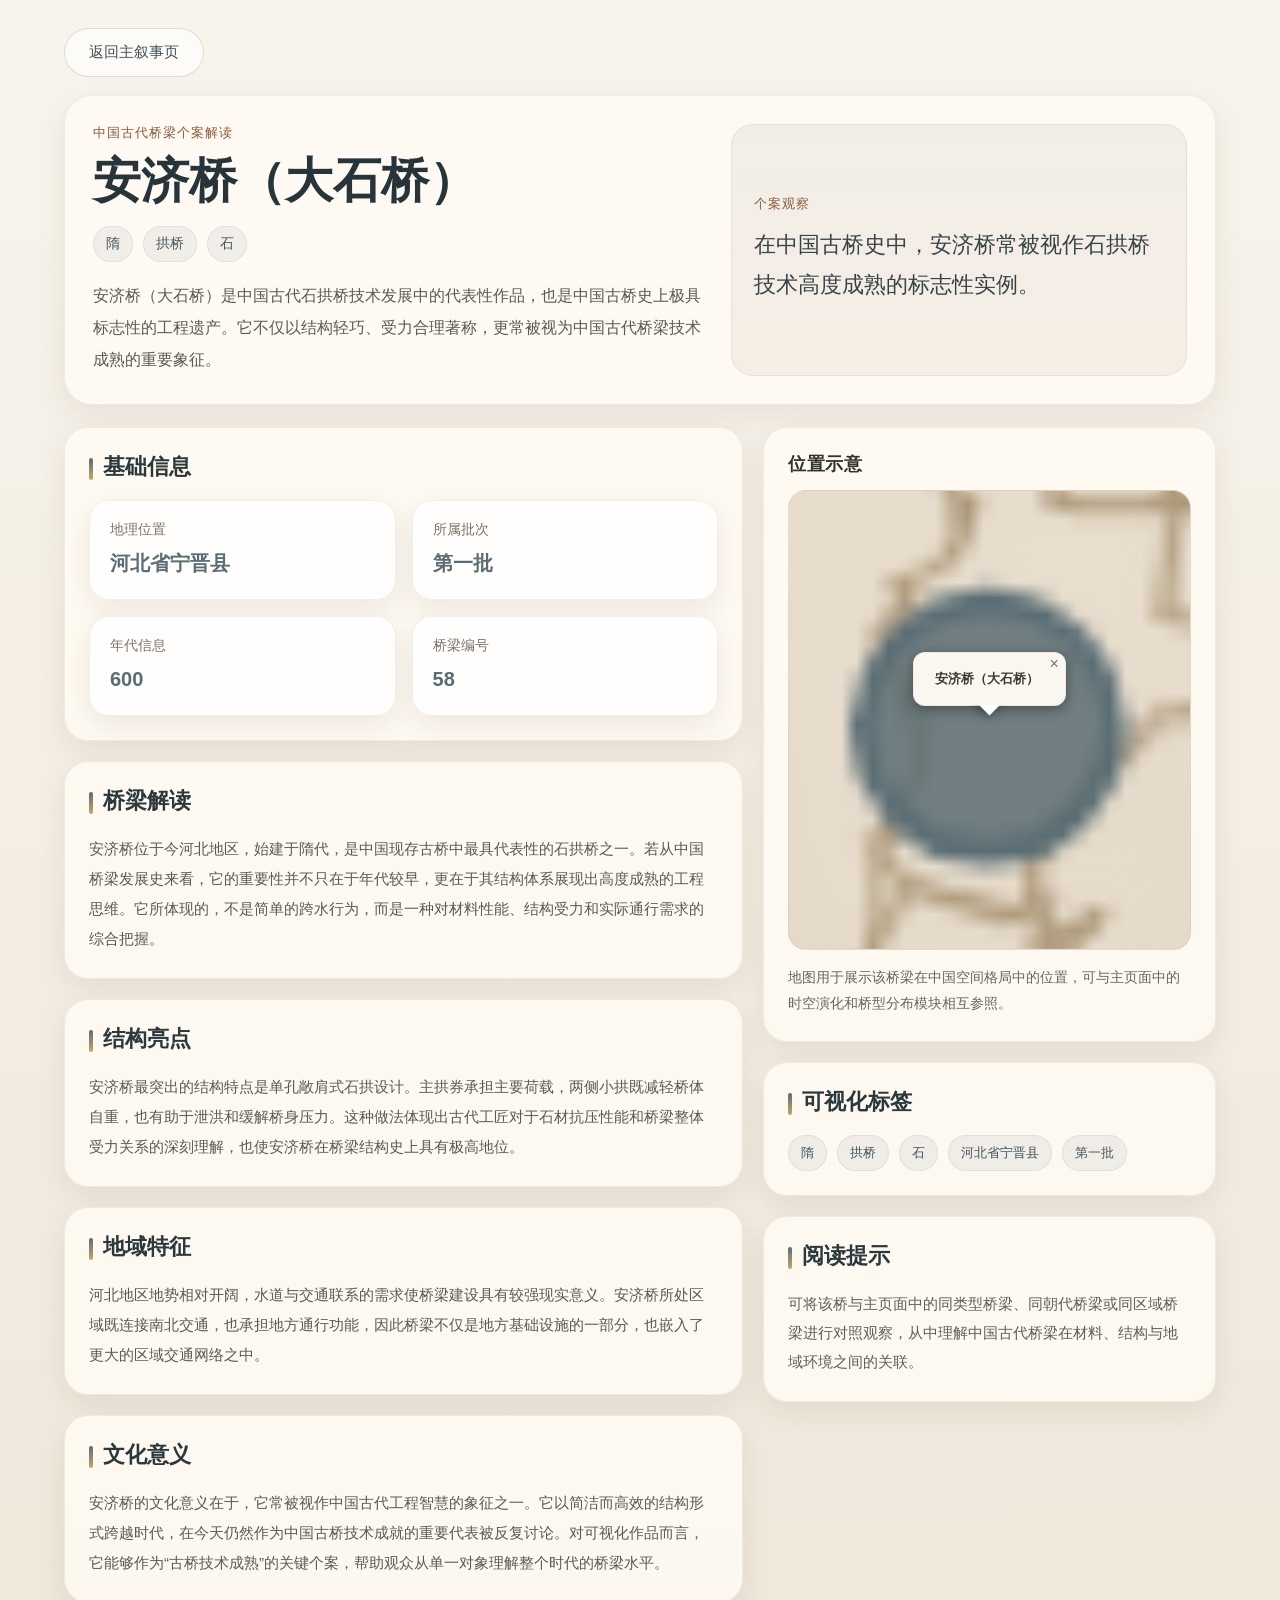
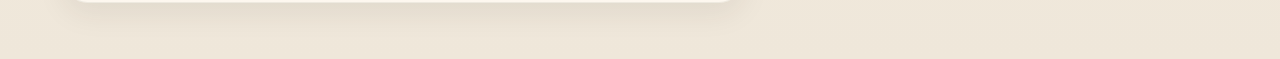
<file: bridge_detail.html>
<!DOCTYPE html>
<html lang="zh-CN">
<head>
  <meta charset="UTF-8" />
  <meta name="viewport" content="width=device-width, initial-scale=1.0" />
  <title>古桥详情</title>
  <link rel="stylesheet" href="libs/leaflet/leaflet.css" />
  <link rel="stylesheet" href="css/style.css" />
</head>
<body class="detail-body">
  <div class="detail-page">
    <div class="detail-topbar">
      <button class="ghost-btn" id="backHomeBtn">返回主叙事页</button>
    </div>

    <section class="detail-hero-card fade-in-up">
      <div class="detail-hero-left">
        <div class="detail-kicker">中国古代桥梁个案解读</div>
        <h1 id="detailName">桥梁名称</h1>
        <div class="detail-tags">
          <span class="detail-tag" id="detailDynasty">—</span>
          <span class="detail-tag" id="detailType">—</span>
          <span class="detail-tag" id="detailMaterial">—</span>
        </div>
        <p class="detail-summary" id="detailSummary">
          这里将展示该桥梁的总体解读。
        </p>
      </div>
      <div class="detail-hero-right">
        <div class="detail-quote-box">
          <div class="detail-quote-label">个案观察</div>
          <div class="detail-quote-text" id="detailQuote">
            桥梁不仅跨越河流，也连接技术、地方经验与历史记忆。
          </div>
        </div>
      </div>
    </section>

    <div class="detail-layout">
      <div class="detail-main">
        <section class="detail-section-card fade-in-up">
          <div class="detail-section-title">基础信息</div>
          <div class="detail-info-grid">
            <div class="detail-info-card">
              <div class="detail-info-label">地理位置</div>
              <div class="detail-info-value" id="detailLocation">—</div>
            </div>
            <div class="detail-info-card">
              <div class="detail-info-label">所属批次</div>
              <div class="detail-info-value" id="detailBatch">—</div>
            </div>
            <div class="detail-info-card">
              <div class="detail-info-label">年代信息</div>
              <div class="detail-info-value" id="detailYear">—</div>
            </div>
            <div class="detail-info-card">
              <div class="detail-info-label">桥梁编号</div>
              <div class="detail-info-value" id="detailId">—</div>
            </div>
          </div>
        </section>

        <section class="detail-section-card fade-in-up">
          <div class="detail-section-title">桥梁解读</div>
          <div class="detail-paragraph" id="detailNarrative"></div>
        </section>

        <section class="detail-section-card fade-in-up">
          <div class="detail-section-title">结构亮点</div>
          <div class="detail-paragraph" id="detailStructure"></div>
        </section>

        <section class="detail-section-card fade-in-up">
          <div class="detail-section-title">地域特征</div>
          <div class="detail-paragraph" id="detailRegion"></div>
        </section>

        <section class="detail-section-card fade-in-up">
          <div class="detail-section-title">文化意义</div>
          <div class="detail-paragraph" id="detailCulture"></div>
        </section>
      </div>

      <div class="detail-side">
        <section class="detail-map-card fade-in-up">
          <div class="panel-title">位置示意</div>
          <div id="detailMap" class="detail-map"></div>
          <div class="detail-map-note">
            地图用于展示该桥梁在中国空间格局中的位置，可与主页面中的时空演化和桥型分布模块相互参照。
          </div>
        </section>

        <section class="detail-side-card fade-in-up">
          <div class="detail-section-title">可视化标签</div>
          <div class="detail-side-tags" id="detailSideTags"></div>
        </section>

        <section class="detail-side-card fade-in-up">
          <div class="detail-section-title">阅读提示</div>
          <div class="detail-reading-note">
            可将该桥与主页面中的同类型桥梁、同朝代桥梁或同区域桥梁进行对照观察，从中理解中国古代桥梁在材料、结构与地域环境之间的关联。
          </div>
        </section>
      </div>
    </div>
  </div>

  <script src="libs/leaflet/leaflet.js"></script>
  <script src="js/bridges_data.js"></script>
  <script src="js/detail.js"></script>
</body>
</html>
</file>
<file: libs/leaflet/leaflet.css>
/* required styles */

.leaflet-pane,
.leaflet-tile,
.leaflet-marker-icon,
.leaflet-marker-shadow,
.leaflet-tile-container,
.leaflet-pane > svg,
.leaflet-pane > canvas,
.leaflet-zoom-box,
.leaflet-image-layer,
.leaflet-layer {
	position: absolute;
	left: 0;
	top: 0;
	}
.leaflet-container {
	overflow: hidden;
	}
.leaflet-tile,
.leaflet-marker-icon,
.leaflet-marker-shadow {
	-webkit-user-select: none;
	   -moz-user-select: none;
	        user-select: none;
	  -webkit-user-drag: none;
	}
/* Prevents IE11 from highlighting tiles in blue */
.leaflet-tile::selection {
	background: transparent;
}
/* Safari renders non-retina tile on retina better with this, but Chrome is worse */
.leaflet-safari .leaflet-tile {
	image-rendering: -webkit-optimize-contrast;
	}
/* hack that prevents hw layers "stretching" when loading new tiles */
.leaflet-safari .leaflet-tile-container {
	width: 1600px;
	height: 1600px;
	-webkit-transform-origin: 0 0;
	}
.leaflet-marker-icon,
.leaflet-marker-shadow {
	display: block;
	}
/* .leaflet-container svg: reset svg max-width decleration shipped in Joomla! (joomla.org) 3.x */
/* .leaflet-container img: map is broken in FF if you have max-width: 100% on tiles */
.leaflet-container .leaflet-overlay-pane svg {
	max-width: none !important;
	max-height: none !important;
	}
.leaflet-container .leaflet-marker-pane img,
.leaflet-container .leaflet-shadow-pane img,
.leaflet-container .leaflet-tile-pane img,
.leaflet-container img.leaflet-image-layer,
.leaflet-container .leaflet-tile {
	max-width: none !important;
	max-height: none !important;
	width: auto;
	padding: 0;
	}

.leaflet-container img.leaflet-tile {
	/* See: https://bugs.chromium.org/p/chromium/issues/detail?id=600120 */
	mix-blend-mode: plus-lighter;
}

.leaflet-container.leaflet-touch-zoom {
	-ms-touch-action: pan-x pan-y;
	touch-action: pan-x pan-y;
	}
.leaflet-container.leaflet-touch-drag {
	-ms-touch-action: pinch-zoom;
	/* Fallback for FF which doesn't support pinch-zoom */
	touch-action: none;
	touch-action: pinch-zoom;
}
.leaflet-container.leaflet-touch-drag.leaflet-touch-zoom {
	-ms-touch-action: none;
	touch-action: none;
}
.leaflet-container {
	-webkit-tap-highlight-color: transparent;
}
.leaflet-container a {
	-webkit-tap-highlight-color: rgba(51, 181, 229, 0.4);
}
.leaflet-tile {
	filter: inherit;
	visibility: hidden;
	}
.leaflet-tile-loaded {
	visibility: inherit;
	}
.leaflet-zoom-box {
	width: 0;
	height: 0;
	-moz-box-sizing: border-box;
	     box-sizing: border-box;
	z-index: 800;
	}
/* workaround for https://bugzilla.mozilla.org/show_bug.cgi?id=888319 */
.leaflet-overlay-pane svg {
	-moz-user-select: none;
	}

.leaflet-pane         { z-index: 400; }

.leaflet-tile-pane    { z-index: 200; }
.leaflet-overlay-pane { z-index: 400; }
.leaflet-shadow-pane  { z-index: 500; }
.leaflet-marker-pane  { z-index: 600; }
.leaflet-tooltip-pane   { z-index: 650; }
.leaflet-popup-pane   { z-index: 700; }

.leaflet-map-pane canvas { z-index: 100; }
.leaflet-map-pane svg    { z-index: 200; }

.leaflet-vml-shape {
	width: 1px;
	height: 1px;
	}
.lvml {
	behavior: url(#default#VML);
	display: inline-block;
	position: absolute;
	}


/* control positioning */

.leaflet-control {
	position: relative;
	z-index: 800;
	pointer-events: visiblePainted; /* IE 9-10 doesn't have auto */
	pointer-events: auto;
	}
.leaflet-top,
.leaflet-bottom {
	position: absolute;
	z-index: 1000;
	pointer-events: none;
	}
.leaflet-top {
	top: 0;
	}
.leaflet-right {
	right: 0;
	}
.leaflet-bottom {
	bottom: 0;
	}
.leaflet-left {
	left: 0;
	}
.leaflet-control {
	float: left;
	clear: both;
	}
.leaflet-right .leaflet-control {
	float: right;
	}
.leaflet-top .leaflet-control {
	margin-top: 10px;
	}
.leaflet-bottom .leaflet-control {
	margin-bottom: 10px;
	}
.leaflet-left .leaflet-control {
	margin-left: 10px;
	}
.leaflet-right .leaflet-control {
	margin-right: 10px;
	}


/* zoom and fade animations */

.leaflet-fade-anim .leaflet-popup {
	opacity: 0;
	-webkit-transition: opacity 0.2s linear;
	   -moz-transition: opacity 0.2s linear;
	        transition: opacity 0.2s linear;
	}
.leaflet-fade-anim .leaflet-map-pane .leaflet-popup {
	opacity: 1;
	}
.leaflet-zoom-animated {
	-webkit-transform-origin: 0 0;
	    -ms-transform-origin: 0 0;
	        transform-origin: 0 0;
	}
svg.leaflet-zoom-animated {
	will-change: transform;
}

.leaflet-zoom-anim .leaflet-zoom-animated {
	-webkit-transition: -webkit-transform 0.25s cubic-bezier(0,0,0.25,1);
	   -moz-transition:    -moz-transform 0.25s cubic-bezier(0,0,0.25,1);
	        transition:         transform 0.25s cubic-bezier(0,0,0.25,1);
	}
.leaflet-zoom-anim .leaflet-tile,
.leaflet-pan-anim .leaflet-tile {
	-webkit-transition: none;
	   -moz-transition: none;
	        transition: none;
	}

.leaflet-zoom-anim .leaflet-zoom-hide {
	visibility: hidden;
	}


/* cursors */

.leaflet-interactive {
	cursor: pointer;
	}
.leaflet-grab {
	cursor: -webkit-grab;
	cursor:    -moz-grab;
	cursor:         grab;
	}
.leaflet-crosshair,
.leaflet-crosshair .leaflet-interactive {
	cursor: crosshair;
	}
.leaflet-popup-pane,
.leaflet-control {
	cursor: auto;
	}
.leaflet-dragging .leaflet-grab,
.leaflet-dragging .leaflet-grab .leaflet-interactive,
.leaflet-dragging .leaflet-marker-draggable {
	cursor: move;
	cursor: -webkit-grabbing;
	cursor:    -moz-grabbing;
	cursor:         grabbing;
	}

/* marker & overlays interactivity */
.leaflet-marker-icon,
.leaflet-marker-shadow,
.leaflet-image-layer,
.leaflet-pane > svg path,
.leaflet-tile-container {
	pointer-events: none;
	}

.leaflet-marker-icon.leaflet-interactive,
.leaflet-image-layer.leaflet-interactive,
.leaflet-pane > svg path.leaflet-interactive,
svg.leaflet-image-layer.leaflet-interactive path {
	pointer-events: visiblePainted; /* IE 9-10 doesn't have auto */
	pointer-events: auto;
	}

/* visual tweaks */

.leaflet-container {
	background: #ddd;
	outline-offset: 1px;
	}
.leaflet-container a {
	color: #0078A8;
	}
.leaflet-zoom-box {
	border: 2px dotted #38f;
	background: rgba(255,255,255,0.5);
	}


/* general typography */
.leaflet-container {
	font-family: "Helvetica Neue", Arial, Helvetica, sans-serif;
	font-size: 12px;
	font-size: 0.75rem;
	line-height: 1.5;
	}


/* general toolbar styles */

.leaflet-bar {
	box-shadow: 0 1px 5px rgba(0,0,0,0.65);
	border-radius: 4px;
	}
.leaflet-bar a {
	background-color: #fff;
	border-bottom: 1px solid #ccc;
	width: 26px;
	height: 26px;
	line-height: 26px;
	display: block;
	text-align: center;
	text-decoration: none;
	color: black;
	}
.leaflet-bar a,
.leaflet-control-layers-toggle {
	background-position: 50% 50%;
	background-repeat: no-repeat;
	display: block;
	}
.leaflet-bar a:hover,
.leaflet-bar a:focus {
	background-color: #f4f4f4;
	}
.leaflet-bar a:first-child {
	border-top-left-radius: 4px;
	border-top-right-radius: 4px;
	}
.leaflet-bar a:last-child {
	border-bottom-left-radius: 4px;
	border-bottom-right-radius: 4px;
	border-bottom: none;
	}
.leaflet-bar a.leaflet-disabled {
	cursor: default;
	background-color: #f4f4f4;
	color: #bbb;
	}

.leaflet-touch .leaflet-bar a {
	width: 30px;
	height: 30px;
	line-height: 30px;
	}
.leaflet-touch .leaflet-bar a:first-child {
	border-top-left-radius: 2px;
	border-top-right-radius: 2px;
	}
.leaflet-touch .leaflet-bar a:last-child {
	border-bottom-left-radius: 2px;
	border-bottom-right-radius: 2px;
	}

/* zoom control */

.leaflet-control-zoom-in,
.leaflet-control-zoom-out {
	font: bold 18px 'Lucida Console', Monaco, monospace;
	text-indent: 1px;
	}

.leaflet-touch .leaflet-control-zoom-in, .leaflet-touch .leaflet-control-zoom-out  {
	font-size: 22px;
	}


/* layers control */

.leaflet-control-layers {
	box-shadow: 0 1px 5px rgba(0,0,0,0.4);
	background: #fff;
	border-radius: 5px;
	}
.leaflet-control-layers-toggle {
	background-image: url(images/layers.png);
	width: 36px;
	height: 36px;
	}
.leaflet-retina .leaflet-control-layers-toggle {
	background-image: url(images/layers-2x.png);
	background-size: 26px 26px;
	}
.leaflet-touch .leaflet-control-layers-toggle {
	width: 44px;
	height: 44px;
	}
.leaflet-control-layers .leaflet-control-layers-list,
.leaflet-control-layers-expanded .leaflet-control-layers-toggle {
	display: none;
	}
.leaflet-control-layers-expanded .leaflet-control-layers-list {
	display: block;
	position: relative;
	}
.leaflet-control-layers-expanded {
	padding: 6px 10px 6px 6px;
	color: #333;
	background: #fff;
	}
.leaflet-control-layers-scrollbar {
	overflow-y: scroll;
	overflow-x: hidden;
	padding-right: 5px;
	}
.leaflet-control-layers-selector {
	margin-top: 2px;
	position: relative;
	top: 1px;
	}
.leaflet-control-layers label {
	display: block;
	font-size: 13px;
	font-size: 1.08333em;
	}
.leaflet-control-layers-separator {
	height: 0;
	border-top: 1px solid #ddd;
	margin: 5px -10px 5px -6px;
	}

/* Default icon URLs */
.leaflet-default-icon-path { /* used only in path-guessing heuristic, see L.Icon.Default */
	background-image: url(images/marker-icon.png);
	}


/* attribution and scale controls */

.leaflet-container .leaflet-control-attribution {
	background: #fff;
	background: rgba(255, 255, 255, 0.8);
	margin: 0;
	}
.leaflet-control-attribution,
.leaflet-control-scale-line {
	padding: 0 5px;
	color: #333;
	line-height: 1.4;
	}
.leaflet-control-attribution a {
	text-decoration: none;
	}
.leaflet-control-attribution a:hover,
.leaflet-control-attribution a:focus {
	text-decoration: underline;
	}
.leaflet-attribution-flag {
	display: inline !important;
	vertical-align: baseline !important;
	width: 1em;
	height: 0.6669em;
	}
.leaflet-left .leaflet-control-scale {
	margin-left: 5px;
	}
.leaflet-bottom .leaflet-control-scale {
	margin-bottom: 5px;
	}
.leaflet-control-scale-line {
	border: 2px solid #777;
	border-top: none;
	line-height: 1.1;
	padding: 2px 5px 1px;
	white-space: nowrap;
	-moz-box-sizing: border-box;
	     box-sizing: border-box;
	background: rgba(255, 255, 255, 0.8);
	text-shadow: 1px 1px #fff;
	}
.leaflet-control-scale-line:not(:first-child) {
	border-top: 2px solid #777;
	border-bottom: none;
	margin-top: -2px;
	}
.leaflet-control-scale-line:not(:first-child):not(:last-child) {
	border-bottom: 2px solid #777;
	}

.leaflet-touch .leaflet-control-attribution,
.leaflet-touch .leaflet-control-layers,
.leaflet-touch .leaflet-bar {
	box-shadow: none;
	}
.leaflet-touch .leaflet-control-layers,
.leaflet-touch .leaflet-bar {
	border: 2px solid rgba(0,0,0,0.2);
	background-clip: padding-box;
	}


/* popup */

.leaflet-popup {
	position: absolute;
	text-align: center;
	margin-bottom: 20px;
	}
.leaflet-popup-content-wrapper {
	padding: 1px;
	text-align: left;
	border-radius: 12px;
	}
.leaflet-popup-content {
	margin: 13px 24px 13px 20px;
	line-height: 1.3;
	font-size: 13px;
	font-size: 1.08333em;
	min-height: 1px;
	}
.leaflet-popup-content p {
	margin: 17px 0;
	margin: 1.3em 0;
	}
.leaflet-popup-tip-container {
	width: 40px;
	height: 20px;
	position: absolute;
	left: 50%;
	margin-top: -1px;
	margin-left: -20px;
	overflow: hidden;
	pointer-events: none;
	}
.leaflet-popup-tip {
	width: 17px;
	height: 17px;
	padding: 1px;

	margin: -10px auto 0;
	pointer-events: auto;

	-webkit-transform: rotate(45deg);
	   -moz-transform: rotate(45deg);
	    -ms-transform: rotate(45deg);
	        transform: rotate(45deg);
	}
.leaflet-popup-content-wrapper,
.leaflet-popup-tip {
	background: white;
	color: #333;
	box-shadow: 0 3px 14px rgba(0,0,0,0.4);
	}
.leaflet-container a.leaflet-popup-close-button {
	position: absolute;
	top: 0;
	right: 0;
	border: none;
	text-align: center;
	width: 24px;
	height: 24px;
	font: 16px/24px Tahoma, Verdana, sans-serif;
	color: #757575;
	text-decoration: none;
	background: transparent;
	}
.leaflet-container a.leaflet-popup-close-button:hover,
.leaflet-container a.leaflet-popup-close-button:focus {
	color: #585858;
	}
.leaflet-popup-scrolled {
	overflow: auto;
	}

.leaflet-oldie .leaflet-popup-content-wrapper {
	-ms-zoom: 1;
	}
.leaflet-oldie .leaflet-popup-tip {
	width: 24px;
	margin: 0 auto;

	-ms-filter: "progid:DXImageTransform.Microsoft.Matrix(M11=0.70710678, M12=0.70710678, M21=-0.70710678, M22=0.70710678)";
	filter: progid:DXImageTransform.Microsoft.Matrix(M11=0.70710678, M12=0.70710678, M21=-0.70710678, M22=0.70710678);
	}

.leaflet-oldie .leaflet-control-zoom,
.leaflet-oldie .leaflet-control-layers,
.leaflet-oldie .leaflet-popup-content-wrapper,
.leaflet-oldie .leaflet-popup-tip {
	border: 1px solid #999;
	}


/* div icon */

.leaflet-div-icon {
	background: #fff;
	border: 1px solid #666;
	}


/* Tooltip */
/* Base styles for the element that has a tooltip */
.leaflet-tooltip {
	position: absolute;
	padding: 6px;
	background-color: #fff;
	border: 1px solid #fff;
	border-radius: 3px;
	color: #222;
	white-space: nowrap;
	-webkit-user-select: none;
	-moz-user-select: none;
	-ms-user-select: none;
	user-select: none;
	pointer-events: none;
	box-shadow: 0 1px 3px rgba(0,0,0,0.4);
	}
.leaflet-tooltip.leaflet-interactive {
	cursor: pointer;
	pointer-events: auto;
	}
.leaflet-tooltip-top:before,
.leaflet-tooltip-bottom:before,
.leaflet-tooltip-left:before,
.leaflet-tooltip-right:before {
	position: absolute;
	pointer-events: none;
	border: 6px solid transparent;
	background: transparent;
	content: "";
	}

/* Directions */

.leaflet-tooltip-bottom {
	margin-top: 6px;
}
.leaflet-tooltip-top {
	margin-top: -6px;
}
.leaflet-tooltip-bottom:before,
.leaflet-tooltip-top:before {
	left: 50%;
	margin-left: -6px;
	}
.leaflet-tooltip-top:before {
	bottom: 0;
	margin-bottom: -12px;
	border-top-color: #fff;
	}
.leaflet-tooltip-bottom:before {
	top: 0;
	margin-top: -12px;
	margin-left: -6px;
	border-bottom-color: #fff;
	}
.leaflet-tooltip-left {
	margin-left: -6px;
}
.leaflet-tooltip-right {
	margin-left: 6px;
}
.leaflet-tooltip-left:before,
.leaflet-tooltip-right:before {
	top: 50%;
	margin-top: -6px;
	}
.leaflet-tooltip-left:before {
	right: 0;
	margin-right: -12px;
	border-left-color: #fff;
	}
.leaflet-tooltip-right:before {
	left: 0;
	margin-left: -12px;
	border-right-color: #fff;
	}

/* Printing */

@media print {
	/* Prevent printers from removing background-images of controls. */
	.leaflet-control {
		-webkit-print-color-adjust: exact;
		print-color-adjust: exact;
		}
	}
</file>
<file: css/style.css>
:root {
  --bg: #f5f1e8;
  --bg-deep: #d9cfbd;
  --ink: #2f3430;
  --sub-ink: #6d685f;
  --line: rgba(70, 61, 49, 0.16);
  --deep: #27343a;
  --deep-2: #1d2528;
  --light: #fbf8f1;
  --gold: #a88447;
  --green: #52685b;
  --accent: #8b5a3c;
  --card-shadow: 0 10px 30px rgba(53, 43, 31, 0.08);
}

* {
  box-sizing: border-box;
}

html {
  scroll-behavior: smooth;
}

body {
  margin: 0;
  font-family: "Microsoft YaHei", "PingFang SC", "Helvetica Neue", Arial, sans-serif;
  color: var(--ink);
  background: var(--bg);
}

.page-shell {
  width: 100%;
  overflow-x: hidden;
}

.section {
  position: relative;
  padding: 72px 5vw;
}

.section-light {
  background: linear-gradient(180deg, #f7f3ea 0%, #f3efe6 100%);
}

.section-dark {
  background: linear-gradient(180deg, #243036 0%, #182024 100%);
  color: rgba(255, 255, 255, 0.92);
}

.hero {
  min-height: 100vh;
  display: flex;
  align-items: center;
  padding-top: 0;
  padding-bottom: 0;
  overflow: hidden;
  background:
    radial-gradient(circle at 20% 20%, rgba(168, 132, 71, 0.16), transparent 28%),
    radial-gradient(circle at 80% 35%, rgba(82, 104, 91, 0.14), transparent 32%),
    linear-gradient(180deg, #f7f2e8 0%, #eee4d1 100%);
}

.hero-bg {
  position: absolute;
  inset: 0;
  pointer-events: none;
  background:
    linear-gradient(rgba(247, 242, 232, 0.62), rgba(247, 242, 232, 0.72)),
    url("../assets/images/hero-bg.jpg") center center / cover no-repeat;
  opacity: 1;
}

.hero-content {
  position: relative;
  z-index: 1;
  max-width: 860px;
  margin: 0 auto;
  text-align: center;
}

.hero-kicker {
  display: inline-block;
  padding: 8px 14px;
  border: 1px solid rgba(120, 95, 55, 0.22);
  border-radius: 999px;
  font-size: 13px;
  letter-spacing: 1px;
  color: var(--accent);
  background: rgba(255,255,255,0.55);
}

.hero h1 {
  margin: 22px 0 8px;
  font-size: clamp(52px, 7vw, 92px);
  font-weight: 700;
  letter-spacing: 4px;
  color: #243036;
}

.hero h2 {
  margin: 0 0 18px;
  font-weight: 500;
  font-size: clamp(18px, 2.2vw, 28px);
  color: #4c564f;
}

.hero-desc {
  max-width: 760px;
  margin: 0 auto;
  font-size: 17px;
  line-height: 1.95;
  color: #5c5b57;
}

.hero-actions {
  margin-top: 34px;
  display: flex;
  justify-content: center;
  gap: 16px;
  flex-wrap: wrap;
}

.hero-scroll-tip {
  position: absolute;
  bottom: 18px;
  width: 100%;
  text-align: center;
  font-size: 13px;
  letter-spacing: 1px;
  color: #847866;
}

.primary-btn,
.ghost-btn {
  border: none;
  cursor: pointer;
  transition: 0.25s ease;
  font-size: 15px;
}

.primary-btn {
  background: #33484d;
  color: white;
  padding: 14px 24px;
  border-radius: 999px;
  box-shadow: 0 8px 24px rgba(33, 47, 51, 0.16);
}

.primary-btn:hover {
  transform: translateY(-1px);
  background: #2b3e43;
}

.ghost-btn {
  background: rgba(255,255,255,0.65);
  color: #344347;
  padding: 14px 24px;
  border-radius: 999px;
  border: 1px solid rgba(70, 61, 49, 0.16);
}

.ghost-btn:hover {
  background: rgba(255,255,255,0.9);
}

.small-btn {
  padding: 10px 18px;
  font-size: 14px;
}

.light-border {
  border-color: rgba(255,255,255,0.28);
  color: rgba(255,255,255,0.92);
  background: transparent;
}

.section-head {
  display: flex;
  align-items: flex-start;
  gap: 18px;
  margin-bottom: 34px;
}

.section-head-light h3,
.section-head-light p {
  color: rgba(255,255,255,0.92);
}

.section-index {
  flex-shrink: 0;
  width: 48px;
  height: 48px;
  border-radius: 50%;
  background: rgba(168, 132, 71, 0.12);
  color: var(--gold);
  display: flex;
  align-items: center;
  justify-content: center;
  font-weight: 700;
}

.section-head h3 {
  margin: 0 0 8px;
  font-size: 34px;
}

.section-head p {
  margin: 0;
  font-size: 15px;
  color: var(--sub-ink);
  line-height: 1.8;
}

.card,
.card-dark {
  border-radius: 24px;
  overflow: hidden;
}

.card {
  background: rgba(255,255,255,0.78);
  border: 1px solid rgba(72, 61, 44, 0.08);
  box-shadow: var(--card-shadow);
}

.card-dark {
  background: rgba(255,255,255,0.06);
  border: 1px solid rgba(255,255,255,0.09);
  box-shadow: 0 12px 28px rgba(0, 0, 0, 0.14);
}

.panel-title,
.panel-title-light {
  font-size: 18px;
  font-weight: 700;
  margin-bottom: 12px;
}

.panel-title-light {
  color: rgba(255,255,255,0.95);
}

.panel-note {
  padding: 0 22px 22px;
  font-size: 14px;
  line-height: 1.9;
  color: #6a645a;
}

.overview-stats {
  display: grid;
  grid-template-columns: repeat(4, minmax(0, 1fr));
  gap: 16px;
  margin-bottom: 26px;
}

.stat-card {
  background: rgba(255,255,255,0.72);
  border: 1px solid rgba(72, 61, 44, 0.08);
  border-radius: 20px;
  padding: 22px;
  box-shadow: var(--card-shadow);
}

.stat-label {
  font-size: 14px;
  color: #786f62;
  margin-bottom: 8px;
}

.stat-value {
  font-size: 34px;
  font-weight: 700;
  color: #2e3c40;
}

.overview-layout {
  display: grid;
  grid-template-columns: 1.3fr 1fr;
  gap: 20px;
  align-items: stretch;
}

.overview-map-panel {
  display: flex;
  flex-direction: column;
}

.overview-map-panel .panel-title,
.chart-card .panel-title,
.wide-chart .panel-title,
.type-map-card .panel-title,
.type-text-card .panel-title,
.detail-map-card .panel-title {
  padding: 22px 22px 0;
}

.map-box {
  height: 520px;
  margin: 0 22px 18px;
  border-radius: 18px;
  overflow: hidden;
  border: 1px solid rgba(72, 61, 44, 0.08);
}

.overview-chart-panel {
  display: grid;
  gap: 20px;
}

.chart-card {
  min-height: 250px;
}

.chart-box {
  height: 250px;
  margin: 0 10px 10px;
}

.wide-chart {
  margin-top: 20px;
}

.wide-chart-box {
  height: 360px;
  margin: 0 12px 18px;
}

.timeline-layout {
  display: grid;
  grid-template-columns: 1.5fr 0.95fr;
  gap: 20px;
}

.timeline-left {
  padding: 18px;
}

.timeline-map-wrap {
  position: relative;
  width: 100%;
  height: 620px;
  border-radius: 18px;
  overflow: hidden;
  background: rgba(255,255,255,0.05);
}

.timeline-map {
  width: 100%;
  height: 100%;
}

.timeline-link-layer {
  position: absolute;
  inset: 0;
  pointer-events: none;
  width: 100%;
  height: 100%;
  overflow: visible;
}

.timeline-controls {
  display: grid;
  grid-template-columns: auto 1fr auto;
  gap: 14px;
  align-items: center;
  margin-top: 18px;
}

.timeline-controls input[type="range"] {
  width: 100%;
}

.timeline-current {
  min-width: 90px;
  text-align: right;
  color: rgba(255,255,255,0.92);
  font-weight: 700;
}

.timeline-caption {
  margin-top: 12px;
  font-size: 14px;
  line-height: 1.8;
  color: rgba(255,255,255,0.68);
}

.timeline-right {
  display: grid;
  grid-template-rows: 1fr 320px;
  gap: 20px;
}

.info-card,
.type-distribution-card {
  padding: 22px;
}

.info-card-head {
  display: flex;
  justify-content: space-between;
  align-items: center;
  gap: 12px;
  margin-bottom: 16px;
}

.dynasty-badge {
  padding: 6px 12px;
  border-radius: 999px;
  background: rgba(168, 132, 71, 0.2);
  color: #f3d9a2;
  font-size: 13px;
}

.bridge-info-card {
  min-height: 260px;
}

.empty-info {
  color: rgba(255,255,255,0.56);
  line-height: 1.8;
  font-size: 14px;
}

.bridge-info-name {
  font-size: 28px;
  font-weight: 700;
  margin-bottom: 12px;
  color: rgba(255,255,255,0.96);
}

.bridge-info-meta {
  display: flex;
  flex-wrap: wrap;
  gap: 8px;
  margin-bottom: 18px;
}

.bridge-meta-tag {
  padding: 6px 10px;
  border-radius: 999px;
  background: rgba(255,255,255,0.09);
  color: rgba(255,255,255,0.84);
  font-size: 13px;
}

.bridge-info-text {
  font-size: 15px;
  line-height: 1.95;
  color: rgba(255,255,255,0.82);
}

.bridge-info-action {
  margin-top: 18px;
}

.timeline-type-chart {
  width: 100%;
  height: 240px;
}

.type-filter-bar {
  display: flex;
  flex-wrap: wrap;
  gap: 12px;
  margin-bottom: 22px;
}

.filter-btn {
  border: 1px solid rgba(70, 61, 49, 0.12);
  background: rgba(255,255,255,0.72);
  color: #445053;
  padding: 10px 18px;
  border-radius: 999px;
  cursor: pointer;
  transition: 0.25s ease;
}

.filter-btn.active,
.filter-btn:hover {
  background: #33484d;
  color: white;
}

.type-layout {
  display: grid;
  grid-template-columns: 1.2fr 0.8fr;
  gap: 20px;
}

.type-map-card,
.type-text-card {
  padding-bottom: 12px;
}

.type-narrative {
  padding: 4px 22px 22px;
  line-height: 1.95;
  font-size: 15px;
  color: #59564f;
}

.featured-grid {
  display: grid;
  grid-template-columns: repeat(4, minmax(0, 1fr));
  gap: 18px;
}

.feature-card {
  background: rgba(255,255,255,0.78);
  border: 1px solid rgba(72, 61, 44, 0.08);
  border-radius: 22px;
  box-shadow: var(--card-shadow);
  padding: 20px;
  display: flex;
  flex-direction: column;
  min-height: 260px;
}

.feature-title {
  font-size: 22px;
  font-weight: 700;
  margin-bottom: 10px;
  color: #2e3d40;
}

.feature-tags {
  display: flex;
  flex-wrap: wrap;
  gap: 8px;
  margin-bottom: 14px;
}

.feature-tag {
  font-size: 12px;
  background: rgba(51, 72, 77, 0.08);
  color: #4a565a;
  padding: 6px 10px;
  border-radius: 999px;
}

.feature-text {
  font-size: 14px;
  line-height: 1.9;
  color: #625d54;
  flex: 1;
}

.feature-btn {
  margin-top: 18px;
  align-self: flex-start;
  border: none;
  background: #33484d;
  color: white;
  border-radius: 999px;
  padding: 10px 16px;
  cursor: pointer;
}

.ending-grid {
  display: grid;
  grid-template-columns: repeat(3, minmax(0, 1fr));
  gap: 18px;
}

.ending-card {
  padding: 24px;
}

.ending-card h4 {
  margin: 0 0 14px;
  font-size: 20px;
  color: rgba(255,255,255,0.95);
}

.ending-card p {
  margin: 0;
  line-height: 1.95;
  color: rgba(255,255,255,0.76);
}

.ending-footer {
  margin-top: 28px;
  padding-top: 18px;
  border-top: 1px solid rgba(255,255,255,0.1);
  display: flex;
  justify-content: space-between;
  gap: 16px;
  align-items: center;
  color: rgba(255,255,255,0.7);
  font-size: 14px;
}

.timeline-connector-line {
  stroke: rgba(255, 224, 168, 0.9);
  stroke-width: 2;
  fill: none;
  stroke-dasharray: 8 6;
  opacity: 0.95;
}

.detail-body {
  background: linear-gradient(180deg, #f8f4ec 0%, #efe7da 100%);
}

.detail-page {
  padding: 28px 5vw 48px;
}

.detail-topbar {
  margin-bottom: 18px;
}

.detail-layout {
  display: grid;
  grid-template-columns: 1.2fr 0.8fr;
  gap: 20px;
}

.detail-main,
.detail-side {
  display: flex;
  flex-direction: column;
  gap: 20px;
}

.detail-title-card,
.detail-text-card,
.detail-map-card,
.detail-info-card {
  background: rgba(255,255,255,0.82);
  border: 1px solid rgba(72, 61, 44, 0.08);
  box-shadow: var(--card-shadow);
}

.detail-title-card,
.detail-text-card,
.detail-map-card {
  border-radius: 24px;
  padding: 24px;
}

.detail-kicker {
  color: var(--accent);
  font-size: 13px;
  letter-spacing: 1px;
  margin-bottom: 10px;
}

.detail-title-card h1 {
  margin: 0 0 16px;
  font-size: 42px;
  color: #27343a;
}

.detail-tags {
  display: flex;
  flex-wrap: wrap;
  gap: 10px;
}

.detail-tag {
  background: rgba(51, 72, 77, 0.08);
  color: #425156;
  padding: 8px 12px;
  border-radius: 999px;
  font-size: 14px;
}

.detail-info-grid {
  display: grid;
  grid-template-columns: repeat(2, minmax(0, 1fr));
  gap: 16px;
}

.detail-info-card {
  border-radius: 20px;
  padding: 20px;
}

.detail-info-label {
  color: #7b7368;
  font-size: 14px;
  margin-bottom: 8px;
}

.detail-info-value {
  color: #2b383c;
  font-size: 20px;
  font-weight: 700;
  line-height: 1.6;
}

.detail-text-card h3 {
  margin-top: 0;
  margin-bottom: 14px;
  color: #28363a;
}

.detail-text-card p {
  margin: 0;
  line-height: 2;
  color: #5f5b54;
  font-size: 15px;
}

.detail-map {
  height: 460px;
  border-radius: 18px;
  overflow: hidden;
}

.fade-in-up {
  opacity: 0;
  transform: translateY(22px);
  transition: opacity 0.8s ease, transform 0.8s ease;
}

.fade-in-up.in-view {
  opacity: 1;
  transform: translateY(0);
}

@media (max-width: 1200px) {
  .overview-layout,
  .timeline-layout,
  .type-layout,
  .detail-layout {
    grid-template-columns: 1fr;
  }

  .timeline-right {
    grid-template-rows: auto auto;
  }

  .featured-grid,
  .ending-grid {
    grid-template-columns: repeat(2, minmax(0, 1fr));
  }

  .overview-stats {
    grid-template-columns: repeat(2, minmax(0, 1fr));
  }
}

@media (max-width: 768px) {
  .section {
    padding: 56px 18px;
  }

  .hero h1 {
    letter-spacing: 1px;
  }

  .overview-stats,
  .featured-grid,
  .ending-grid,
  .detail-info-grid {
    grid-template-columns: 1fr;
  }

  .map-box,
  .timeline-map-wrap {
    height: 420px;
  }

  .detail-title-card h1 {
    font-size: 32px;
  }

  .ending-footer {
    flex-direction: column;
    align-items: flex-start;
  }
}

/* =========================
   中国风弱化底图样式
   追加到 style.css 末尾
   ========================= */

#overviewMap,
#timelineMap,
#typeMap,
#detailMap {
  position: relative;
  background:
    radial-gradient(circle at 30% 20%, rgba(168, 132, 71, 0.10), transparent 28%),
    radial-gradient(circle at 75% 65%, rgba(82, 104, 91, 0.08), transparent 30%),
    linear-gradient(180deg, #efe6d7 0%, #e7dccb 100%);
}

/* 宣纸感覆盖层 */
#overviewMap::after,
#timelineMap::after,
#typeMap::after,
#detailMap::after {
  content: "";
  position: absolute;
  inset: 0;
  pointer-events: none;
  z-index: 450;
  background:
    linear-gradient(rgba(255, 248, 235, 0.18), rgba(255, 248, 235, 0.18)),
    repeating-linear-gradient(
      0deg,
      rgba(120, 98, 68, 0.018) 0px,
      rgba(120, 98, 68, 0.018) 1px,
      transparent 1px,
      transparent 4px
    ),
    repeating-linear-gradient(
      90deg,
      rgba(120, 98, 68, 0.012) 0px,
      rgba(120, 98, 68, 0.012) 1px,
      transparent 1px,
      transparent 5px
    );
  mix-blend-mode: multiply;
  opacity: 0.75;
}



/* 地图周围增加柔和暗角，让视线集中到中国范围和点位 */
.map-box,
.timeline-map,
.detail-map {
  box-shadow: inset 0 0 80px rgba(92, 72, 44, 0.08);
}

/* 时间演化页里的地图更适合做“舞台” */
.timeline-map-wrap {
  background:
    radial-gradient(circle at 50% 50%, rgba(255,255,255,0.03), transparent 65%),
    linear-gradient(180deg, #e8dcc8 0%, #ddd0bb 100%);
}

/* 连线颜色更接近中国风 */
.timeline-connector-line {
  stroke: rgba(166, 124, 66, 0.92);
  stroke-width: 2;
  fill: none;
  stroke-dasharray: 10 7;
  opacity: 0.95;
}

/* =========================
   统一国风视觉配色优化
   追加到 style.css 末尾
   ========================= */

:root {
  --bridge-arch: #5A6D74;
  --bridge-beam: #9C6B3F;
  --bridge-windrain: #6A7B5B;
  --bridge-default: #A38E72;

  --viz-gold: #C7A46A;
  --viz-ink: #243036;
  --viz-paper: rgba(255, 251, 244, 0.92);
  --viz-paper-soft: rgba(255, 248, 239, 0.82);
  --viz-line: rgba(132, 102, 62, 0.18);
  --viz-text-main: #2E3838;
  --viz-text-sub: #6E685F;
}

/* 统计数字更统一 */
.stat-value {
  color: var(--bridge-arch);
  letter-spacing: 1px;
}

/* 面板标题 */
.panel-title,
.panel-title-light {
  letter-spacing: 0.5px;
}

/* 总览图表卡片 */
.chart-card,
.wide-chart,
.type-map-card,
.type-text-card,
.feature-card,
.detail-title-card,
.detail-text-card,
.detail-map-card,
.detail-info-card {
  backdrop-filter: blur(2px);
}

/* 时间演化右侧信息卡更像展陈说明牌 */
.bridge-info-card {
  background: rgba(255, 248, 239, 0.04);
  border: 1px solid rgba(255, 223, 172, 0.08);
  border-radius: 18px;
  padding: 18px;
}

.bridge-info-name {
  color: #F3E1BD;
  letter-spacing: 1px;
}

.bridge-meta-tag {
  background: rgba(199, 164, 106, 0.12);
  color: #F2DFC0;
  border: 1px solid rgba(199, 164, 106, 0.16);
}

.bridge-info-text {
  color: rgba(255, 245, 229, 0.84);
}

/* 当前朝代徽标 */
.dynasty-badge {
  background: rgba(199, 164, 106, 0.14);
  color: #F3D49B;
  border: 1px solid rgba(199, 164, 106, 0.2);
}

/* 筛选按钮 */
.filter-btn {
  background: rgba(255,255,255,0.78);
  color: #536063;
  border: 1px solid rgba(88, 74, 54, 0.10);
}

.filter-btn.active,
.filter-btn:hover {
  background: var(--bridge-arch);
  color: #fff;
}

/* 典型古桥卡片 */
.feature-card {
  transition: transform 0.25s ease, box-shadow 0.25s ease;
}

.feature-card:hover {
  transform: translateY(-4px);
  box-shadow: 0 14px 32px rgba(53, 43, 31, 0.14);
}

.feature-title {
  color: var(--viz-ink);
}

.feature-tag {
  background: rgba(90, 109, 116, 0.10);
  color: #506065;
  border: 1px solid rgba(90, 109, 116, 0.10);
}

.feature-btn {
  background: var(--bridge-arch);
}

.feature-btn:hover {
  background: #4B5E65;
}

/* 详情页标签 */
.detail-tag {
  background: rgba(90, 109, 116, 0.08);
  color: #42575D;
  border: 1px solid rgba(90, 109, 116, 0.10);
}

/* 详情页信息数值 */
.detail-info-value {
  color: var(--bridge-arch);
}

/* 时间轴说明 */
.timeline-caption {
  color: rgba(255, 244, 224, 0.72);
}

/* section 编号统一风格 */
.section-index {
  background: rgba(199, 164, 106, 0.12);
  color: var(--viz-gold);
  border: 1px solid rgba(199, 164, 106, 0.10);
}

/* ending 区块 */
.ending-card h4 {
  color: #F3DFC0;
}

.ending-card p {
  color: rgba(255, 246, 231, 0.76);
}

/* popup 再统一一点 */
.leaflet-popup-content-wrapper {
  background: rgba(255, 251, 244, 0.97);
  border: 1px solid rgba(110, 90, 60, 0.08);
}

.leaflet-popup-content {
  color: #3A3A36;
  line-height: 1.8;
}

/* 地图点高亮时更温润 */
.leaflet-interactive:focus {
  outline: none;
}

/* 范围滑块做一点统一 */
input[type="range"] {
  accent-color: #C7A46A;
}

/* 时间演化页控制条区域 */
.timeline-controls {
  padding-top: 2px;
}

/* 桑基图容器样式 */
.timeline-sankey-chart {
  width: 100%;
  height: 300px; /* 高度可以自己调，比如改成250px */
}


/* 按钮统一 */
.primary-btn {
  background: var(--bridge-arch);
}

.primary-btn:hover {
  background: #4A5F66;
}

.ghost-btn {
  color: #425257;
}

.ghost-btn:hover {
  color: #314147;
}

/* 地图容器边框统一 */
.map-box,
.timeline-map-wrap,
.detail-map {
  border: 1px solid rgba(118, 93, 61, 0.10);
}

/* =========================
   详情页升级版样式
   追加到 style.css 末尾
   ========================= */

.detail-page {
  padding: 28px 5vw 56px;
}

.detail-topbar {
  margin-bottom: 18px;
}

.detail-hero-card {
  display: grid;
  grid-template-columns: 1.15fr 0.85fr;
  gap: 20px;
  background: rgba(255, 251, 244, 0.84);
  border: 1px solid rgba(72, 61, 44, 0.08);
  box-shadow: var(--card-shadow);
  border-radius: 28px;
  padding: 28px;
  margin-bottom: 22px;
}

.detail-hero-left h1 {
  margin: 10px 0 16px;
  font-size: 48px;
  line-height: 1.2;
  color: #27343a;
}

.detail-summary {
  margin: 18px 0 0;
  line-height: 2;
  font-size: 16px;
  color: #5c5953;
}

.detail-hero-right {
  display: flex;
  align-items: stretch;
}

.detail-quote-box {
  width: 100%;
  background:
    linear-gradient(180deg, rgba(90,109,116,0.08) 0%, rgba(156,107,63,0.08) 100%);
  border: 1px solid rgba(90,109,116,0.10);
  border-radius: 22px;
  padding: 22px;
  display: flex;
  flex-direction: column;
  justify-content: center;
}

.detail-quote-label {
  font-size: 13px;
  color: var(--accent);
  letter-spacing: 1px;
  margin-bottom: 12px;
}

.detail-quote-text {
  font-size: 22px;
  line-height: 1.8;
  color: #374447;
}

.detail-layout {
  display: grid;
  grid-template-columns: 1.2fr 0.8fr;
  gap: 20px;
}

.detail-main,
.detail-side {
  display: flex;
  flex-direction: column;
  gap: 20px;
}

.detail-section-card,
.detail-side-card,
.detail-map-card {
  background: rgba(255, 251, 244, 0.84);
  border: 1px solid rgba(72, 61, 44, 0.08);
  box-shadow: var(--card-shadow);
  border-radius: 24px;
  padding: 24px;
}

.detail-section-title {
  font-size: 22px;
  font-weight: 700;
  color: #2b383c;
  margin-bottom: 18px;
  position: relative;
  padding-left: 14px;
}

.detail-section-title::before {
  content: "";
  position: absolute;
  left: 0;
  top: 6px;
  width: 4px;
  height: 22px;
  border-radius: 999px;
  background: linear-gradient(180deg, #5A6D74 0%, #C7A46A 100%);
}

.detail-paragraph {
  line-height: 2;
  color: #5d5951;
  font-size: 15px;
}

.detail-map-card .panel-title {
  padding: 0;
  margin-bottom: 14px;
}

.detail-map-note {
  margin-top: 14px;
  color: #6b655c;
  line-height: 1.9;
  font-size: 14px;
}

.detail-side-tags {
  display: flex;
  flex-wrap: wrap;
  gap: 10px;
}

.detail-side-tag {
  background: rgba(90, 109, 116, 0.08);
  color: #43575d;
  border: 1px solid rgba(90, 109, 116, 0.10);
  padding: 8px 12px;
  border-radius: 999px;
  font-size: 13px;
}

.detail-reading-note {
  line-height: 1.95;
  color: #625d54;
  font-size: 15px;
}

@media (max-width: 1200px) {
  .detail-hero-card,
  .detail-layout {
    grid-template-columns: 1fr;
  }
}

@media (max-width: 768px) {
  .detail-hero-left h1 {
    font-size: 34px;
  }

  .detail-quote-text {
    font-size: 18px;
  }
}

/* =========================
   首页首屏展陈化开场动画
   追加到 style.css 末尾
   ========================= */

.hero {
  min-height: 100vh;
  display: flex;
  align-items: center;
  justify-content: center;
  padding-top: 0;
  padding-bottom: 0;
  overflow: hidden;
  background: linear-gradient(180deg, #f7f2e8 0%, #eee4d1 100%);
}

.hero-bg {
  position: absolute;
  inset: 0;
  pointer-events: none;
  background:
    linear-gradient(rgba(247, 242, 232, 0.48), rgba(247, 242, 232, 0.60)),
    url("../assets/images/hero-bg.jpg") center center / cover no-repeat;
  opacity: 0;
  transform: scale(1.04);
  animation: heroBgReveal 2.2s ease forwards;
}

/* 轻雾层 */
.hero-mist {
  position: absolute;
  pointer-events: none;
  z-index: 0;
  border-radius: 999px;
  filter: blur(24px);
  opacity: 0;
  animation: mistFadeIn 2.6s ease forwards, mistFloat 10s ease-in-out infinite;
}

.hero-mist-left {
  width: 340px;
  height: 180px;
  left: -40px;
  bottom: 120px;
  background: radial-gradient(circle, rgba(180, 166, 140, 0.18) 0%, rgba(180, 166, 140, 0.02) 70%);
  animation-delay: 0.3s, 2.6s;
}

.hero-mist-right {
  width: 300px;
  height: 160px;
  right: -20px;
  top: 180px;
  background: radial-gradient(circle, rgba(170, 155, 130, 0.16) 0%, rgba(170, 155, 130, 0.02) 70%);
  animation-delay: 0.7s, 2.6s;
}

/* 两侧卷云纹式装饰 */
.hero-ornament {
  position: absolute;
  width: 280px;
  height: 120px;
  pointer-events: none;
  opacity: 0;
  z-index: 1;
  animation: ornamentFade 1.8s ease forwards;
}

.hero-ornament-left {
  left: -20px;
  top: 140px;
  animation-delay: 1.1s;
}

.hero-ornament-right {
  right: -20px;
  top: 170px;
  animation-delay: 1.3s;
}

.hero-ornament::before,
.hero-ornament::after {
  content: "";
  position: absolute;
  border: 2px solid rgba(185, 153, 111, 0.20);
  border-radius: 999px;
}

.hero-ornament::before {
  width: 230px;
  height: 40px;
  top: 10px;
  left: 20px;
}

.hero-ornament::after {
  width: 170px;
  height: 34px;
  top: 54px;
  left: 0;
}

.hero-content {
  position: relative;
  z-index: 2;
  max-width: 900px;
  margin: 0 auto;
  text-align: center;
  padding: 42px 48px;
  background: rgba(255, 248, 239, 0.20);
  border: 1px solid rgba(120, 95, 55, 0.08);
  backdrop-filter: blur(4px);
  border-radius: 30px;
  box-shadow: 0 20px 50px rgba(63, 45, 27, 0.08);
}

.hero-kicker {
  display: inline-block;
  padding: 8px 14px;
  border: 1px solid rgba(120, 95, 55, 0.20);
  border-radius: 999px;
  font-size: 13px;
  letter-spacing: 1px;
  color: var(--accent);
  background: rgba(255,255,255,0.58);
}

.hero h1 {
  margin: 22px 0 8px;
  font-size: clamp(48px, 6.2vw, 82px);
  font-weight: 700;
  letter-spacing: 6px;
  color: #243036;
  text-shadow: 0 4px 20px rgba(255, 248, 238, 0.55);
}

.hero h2 {
  margin: 0 0 18px;
  font-weight: 500;
  font-size: clamp(18px, 2.2vw, 28px);
  color: #4d5751;
}

.hero-desc {
  max-width: 780px;
  margin: 0 auto;
  font-size: 17px;
  line-height: 2;
  color: #5f5d57;
}

.hero-actions {
  margin-top: 34px;
  display: flex;
  justify-content: center;
  gap: 16px;
  flex-wrap: wrap;
}

.hero-scroll-tip {
  position: absolute;
  bottom: 18px;
  width: 100%;
  text-align: center;
  font-size: 13px;
  letter-spacing: 1px;
  color: #847866;
  z-index: 2;
}

/* 首屏元素入场动画 */
.hero-animate {
  opacity: 0;
  transform: translateY(20px);
  animation: heroTextReveal 0.9s ease forwards;
}

.hero-animate-1 { animation-delay: 0.5s; }
.hero-animate-2 { animation-delay: 0.9s; }
.hero-animate-3 { animation-delay: 1.2s; }
.hero-animate-4 { animation-delay: 1.5s; }
.hero-animate-5 { animation-delay: 1.8s; }
.hero-animate-6 { animation-delay: 2.2s; }

/* 关键帧 */
@keyframes heroBgReveal {
  0% {
    opacity: 0;
    transform: scale(1.04);
  }
  100% {
    opacity: 1;
    transform: scale(1);
  }
}

@keyframes heroTextReveal {
  0% {
    opacity: 0;
    transform: translateY(22px);
  }
  100% {
    opacity: 1;
    transform: translateY(0);
  }
}

@keyframes mistFadeIn {
  0% {
    opacity: 0;
  }
  100% {
    opacity: 1;
  }
}

@keyframes mistFloat {
  0% {
    transform: translateX(0) translateY(0);
  }
  50% {
    transform: translateX(16px) translateY(-6px);
  }
  100% {
    transform: translateX(0) translateY(0);
  }
}

@keyframes ornamentFade {
  0% {
    opacity: 0;
    transform: translateY(8px);
  }
  100% {
    opacity: 1;
    transform: translateY(0);
  }
}

/* 移动端略简化 */
@media (max-width: 768px) {
  .hero-content {
    padding: 28px 20px;
    max-width: calc(100% - 24px);
  }

  .hero h1 {
    letter-spacing: 2px;
  }

  .hero-ornament {
    width: 180px;
    height: 90px;
    opacity: 0.55 !important;
  }

  .hero-ornament::before {
    width: 150px;
    height: 28px;
  }

  .hero-ornament::after {
    width: 110px;
    height: 24px;
    top: 44px;
  }
}

#overviewMap,
#timelineMap,
#typeMap,
#detailMap {
  position: relative;
  background:
    radial-gradient(circle at 30% 20%, rgba(168, 132, 71, 0.08), transparent 28%),
    radial-gradient(circle at 75% 65%, rgba(82, 104, 91, 0.06), transparent 30%),
    linear-gradient(180deg, #f2eadc 0%, #e8ddca 100%);
}

#overviewMap::after,
#timelineMap::after,
#typeMap::after,
#detailMap::after {
  content: "";
  position: absolute;
  inset: 0;
  pointer-events: none;
  z-index: 210;
  background: linear-gradient(rgba(255, 248, 235, 0.04), rgba(255, 248, 235, 0.04));
  opacity: 0.35;
}

/* 古桥总览地图 + 详情卡片布局 */
.overview-layout {
  display: flex;
  gap: 20px;
  margin-bottom: 20px;
  align-items: stretch;
}
.overview-map-panel {
  flex: 2;
}
.overview-detail-panel {
  flex: 1;
  padding: 20px;
  min-width: 300px;
  max-height: 500px;
  overflow-y: auto;
}
.bridge-detail-content {
  display: flex;
  flex-direction: column;
  gap: 15px;
}
.bridge-detail-image img {
  width: 100%;
  height: 200px;
  object-fit: cover;
  border-radius: 8px;
}
.bridge-detail-meta {
  display: flex;
  gap: 10px;
  flex-wrap: wrap;
}
.meta-tag {
  background: #f0f0f0;
  padding: 4px 8px;
  border-radius: 4px;
  font-size: 12px;
  color: #666;
}
#goToDetailBtn {
  margin-top: 10px;
  align-self: flex-start;
}

/* 古桥总览 布局修复 - 防止详情挤压图表 */
.overview-chart-panel {
  display: flex;
  flex-direction: column;
  gap: 15px;
}
/* 桥梁详情卡片样式 */
.overview-detail-panel {
  padding: 18px;
}
.bridge-detail-content {
  display: flex;
  flex-direction: column;
  gap: 12px;
}
.bridge-detail-image img {
  width: 100%;
  height: 180px;
  object-fit: cover;
  border-radius: 6px;
}
.bridge-detail-meta {
  display: flex;
  gap: 8px;
  flex-wrap: wrap;
}
.meta-tag {
  background: #f5f5f5;
  padding: 4px 8px;
  border-radius: 4px;
  font-size: 12px;
}
</file>
